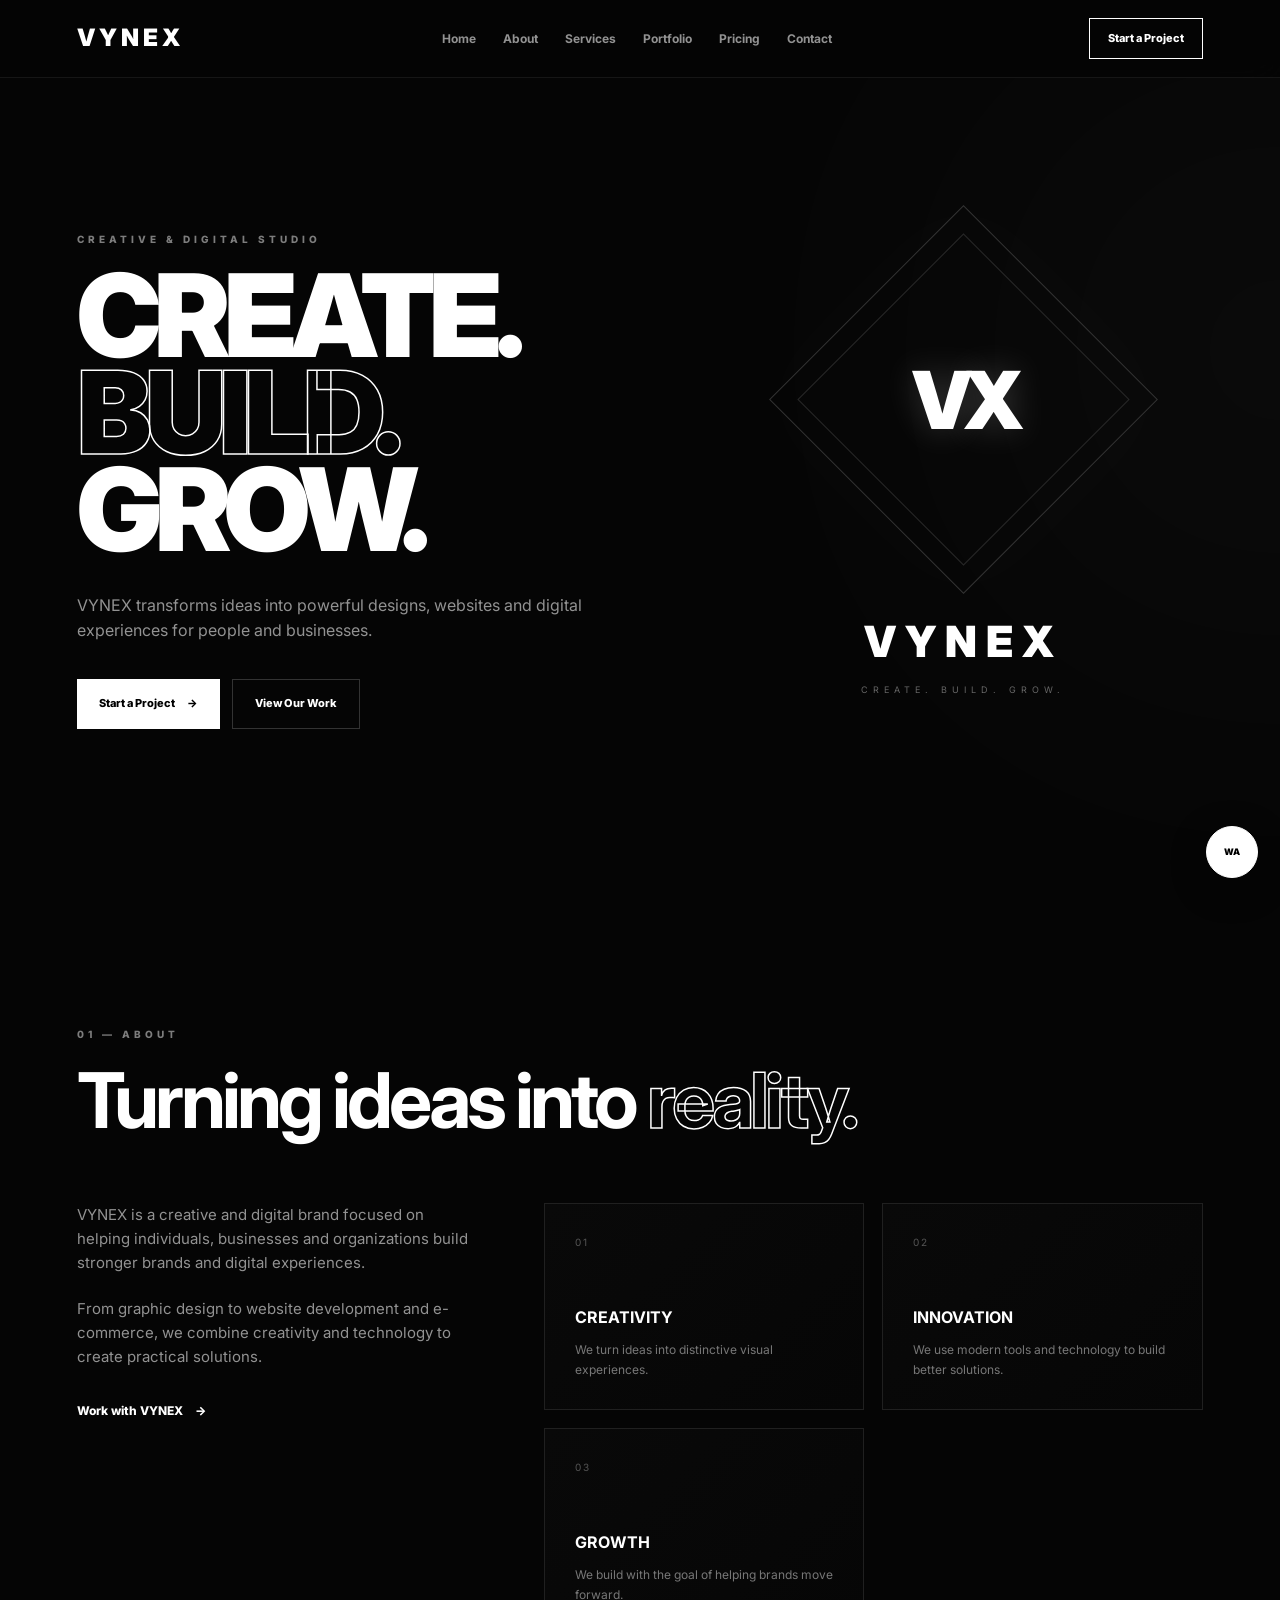
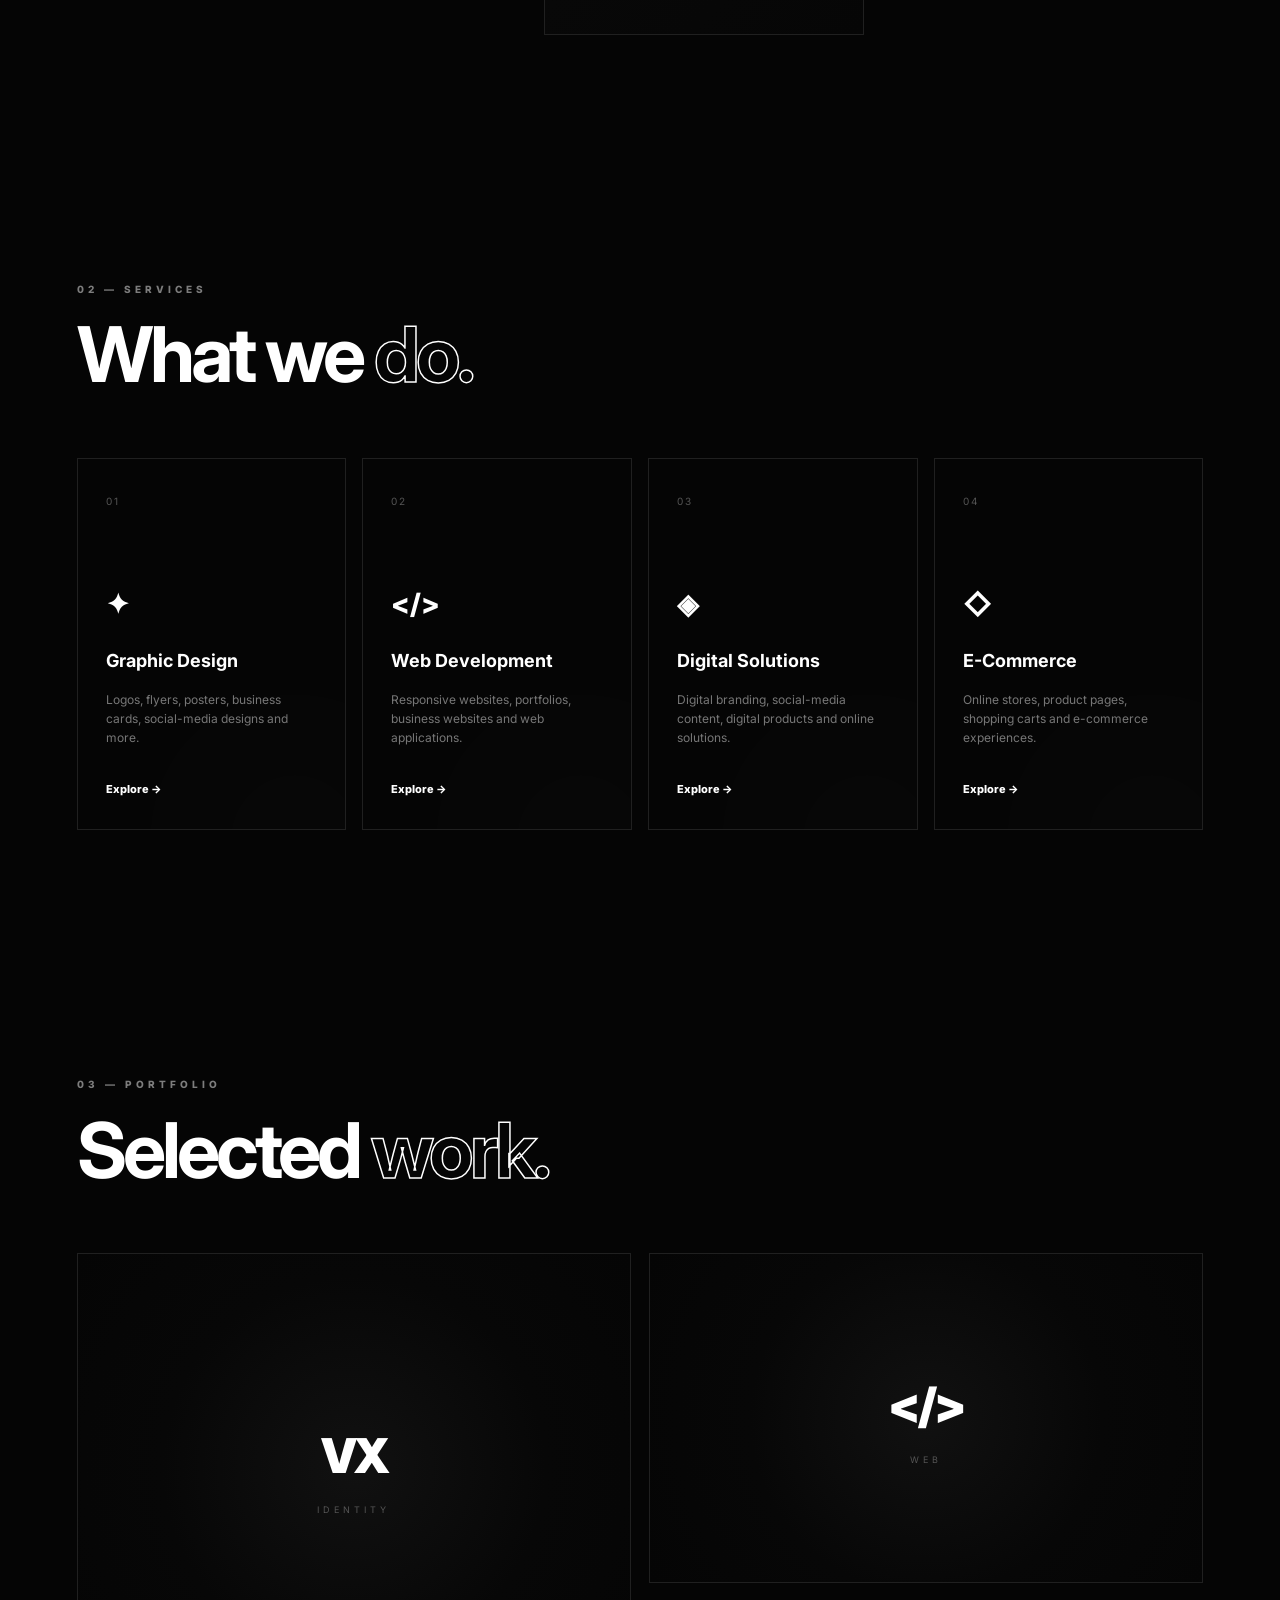
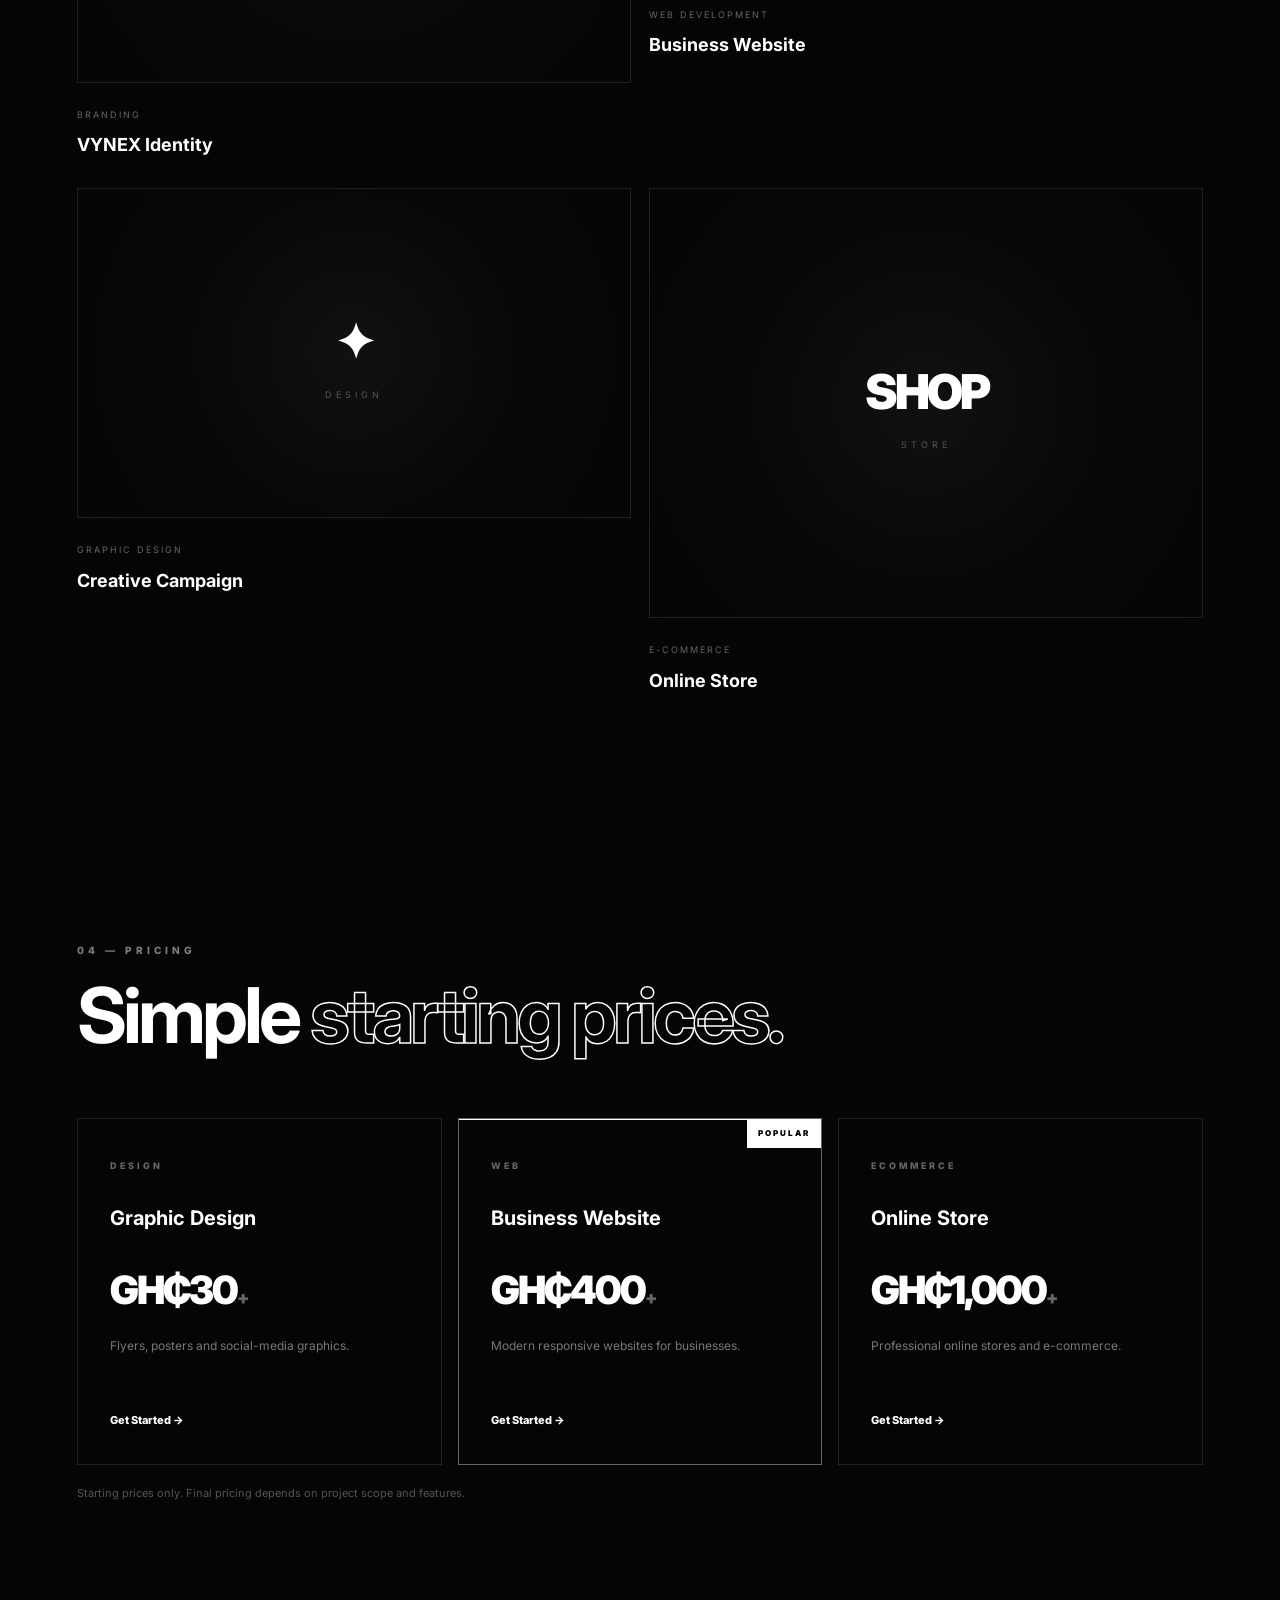
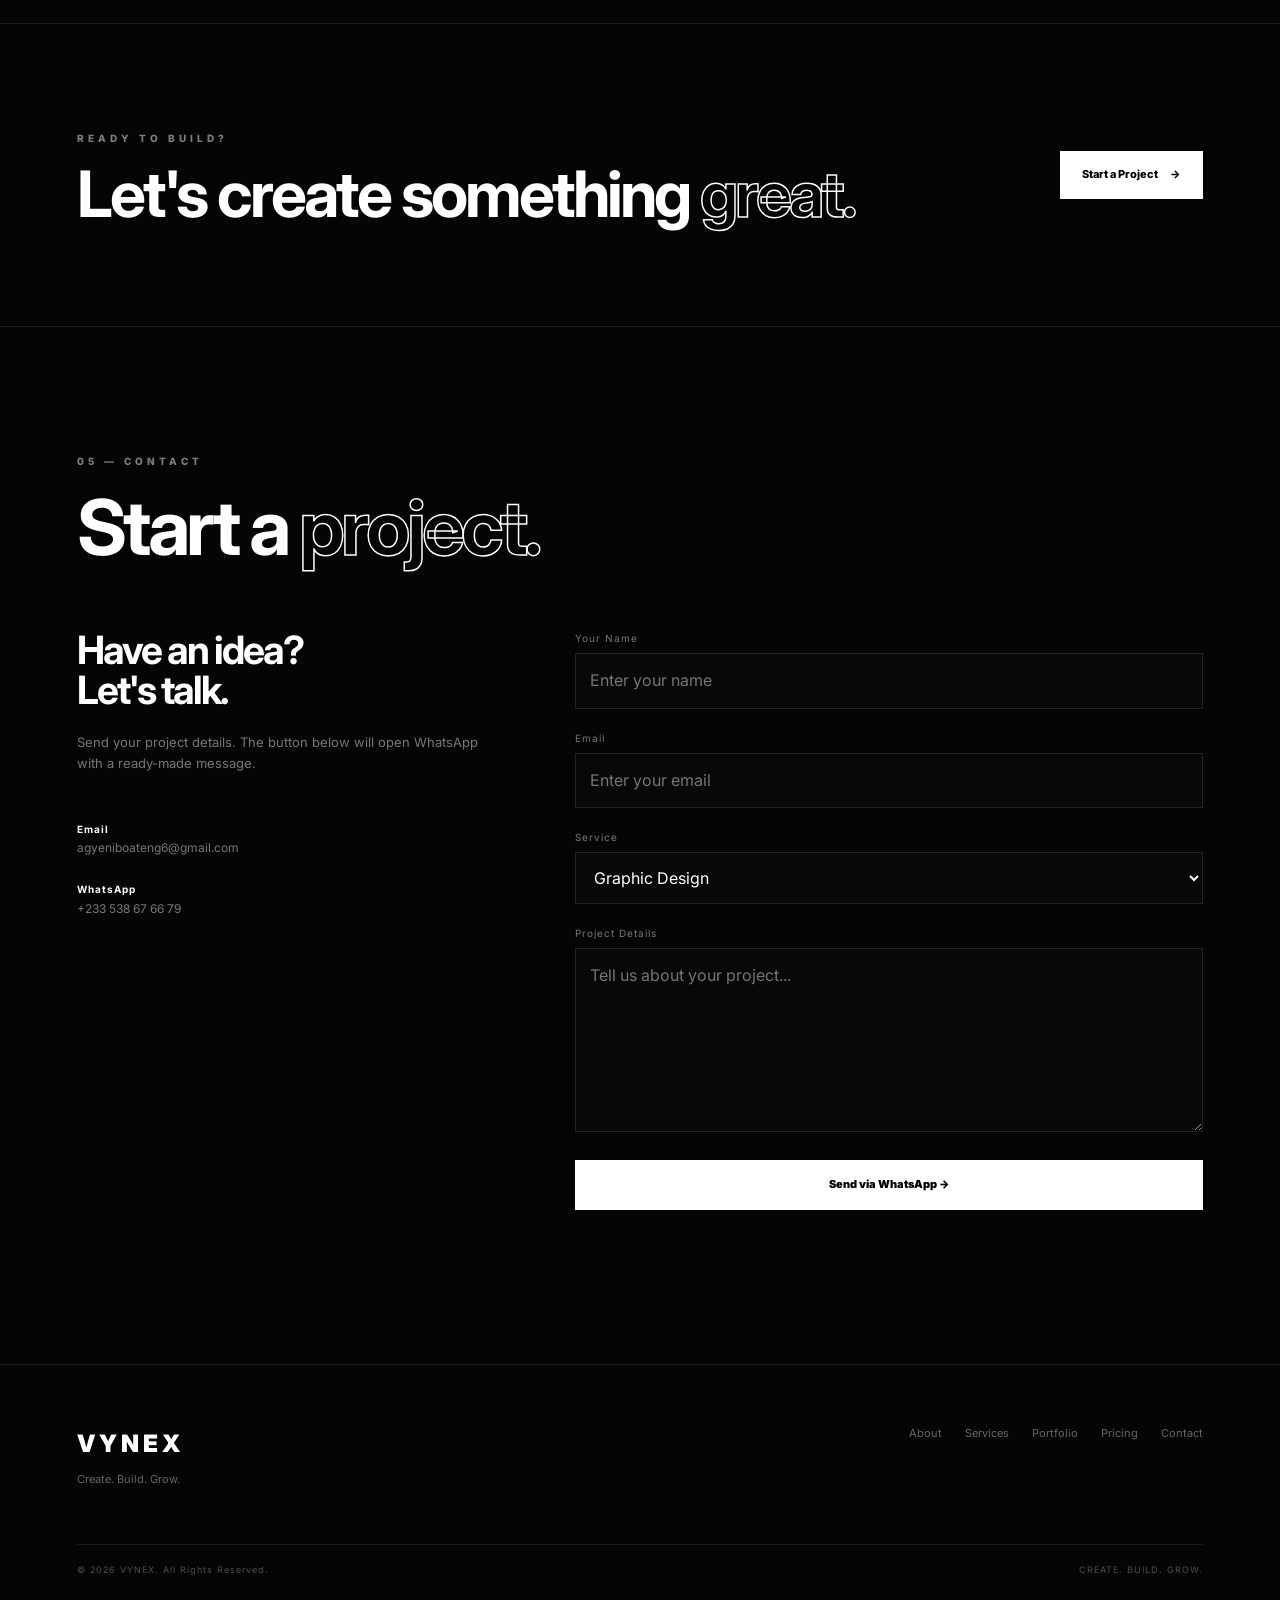
<file: index.html>
<!DOCTYPE html>
<html lang="en">
<head>
  <meta charset="UTF-8">
  <meta name="viewport" content="width=device-width, initial-scale=1.0">
  <meta name="theme-color" content="#050505">
  <meta name="description" content="VYNEX is a creative and digital studio building modern designs, websites and digital experiences.">
  <meta property="og:title" content="VYNEX | Create. Build. Grow.">
  <meta property="og:description" content="Creative design, web development and digital solutions by VYNEX.">
  <meta property="og:type" content="website">
  <title>VYNEX | Create. Build. Grow.</title>

  <link rel="icon" href="data:image/svg+xml,%3Csvg xmlns='http://www.w3.org/2000/svg' viewBox='0 0 100 100'%3E%3Crect width='100' height='100' fill='%23050505'/%3E%3Cpath d='M20 25 50 75 80 25' fill='none' stroke='white' stroke-width='9'/%3E%3Cpath d='M32 25 50 55 68 25' fill='none' stroke='white' stroke-width='5'/%3E%3C/svg%3E">
  <link rel="preconnect" href="https://fonts.googleapis.com">
  <link rel="preconnect" href="https://fonts.gstatic.com" crossorigin>
  <link href="https://fonts.googleapis.com/css2?family=Inter:wght@400;500;600;700;800;900&display=swap" rel="stylesheet">
  <link rel="stylesheet" href="style.css">
</head>
<body>

  <div class="scroll-progress" id="scrollProgress"></div>

  <header class="navbar" id="navbar">
    <a href="#home" class="logo" aria-label="VYNEX home"><span>V</span>YNEX</a>

    <nav id="navMenu" aria-label="Main navigation">
      <a href="#home">Home</a>
      <a href="#about">About</a>
      <a href="#services">Services</a>
      <a href="#portfolio">Portfolio</a>
      <a href="#pricing">Pricing</a>
      <a href="#contact">Contact</a>
    </nav>

    <a href="#contact" class="nav-button">Start a Project</a>

    <button class="menu-btn" id="menuBtn" type="button" aria-label="Open menu" aria-expanded="false">
      <span></span><span></span><span></span>
    </button>
  </header>

  <main>
    <section class="hero" id="home">
      <div class="hero-content reveal">
        <div class="hero-label">CREATIVE &amp; DIGITAL STUDIO</div>
        <h1>CREATE.<br><span>BUILD.</span><br>GROW.</h1>
        <p>VYNEX transforms ideas into powerful designs, websites and digital experiences for people and businesses.</p>
        <div class="hero-buttons">
          <a href="#contact" class="btn primary">Start a Project <span>→</span></a>
          <a href="#portfolio" class="btn secondary">View Our Work</a>
        </div>
      </div>

      <div class="hero-logo reveal reveal-delay">
        <div class="vx-symbol" aria-hidden="true"><span>VX</span></div>
        <div class="hero-brand">VYNEX</div>
        <div class="hero-slogan">CREATE. BUILD. GROW.</div>
      </div>
    </section>

    <section class="section about" id="about">
      <div class="section-heading reveal">
        <span>01 — ABOUT</span>
        <h2>Turning ideas into <strong>reality.</strong></h2>
      </div>

      <div class="about-grid">
        <div class="about-text reveal">
          <p>VYNEX is a creative and digital brand focused on helping individuals, businesses and organizations build stronger brands and digital experiences.</p>
          <p>From graphic design to website development and e-commerce, we combine creativity and technology to create practical solutions.</p>
          <a href="#contact" class="text-link">Work with VYNEX <span>→</span></a>
        </div>

        <div class="about-card reveal"><div class="about-number">01</div><h3>CREATIVITY</h3><p>We turn ideas into distinctive visual experiences.</p></div>
        <div class="about-card reveal"><div class="about-number">02</div><h3>INNOVATION</h3><p>We use modern tools and technology to build better solutions.</p></div>
        <div class="about-card reveal"><div class="about-number">03</div><h3>GROWTH</h3><p>We build with the goal of helping brands move forward.</p></div>
      </div>
    </section>

    <section class="section services" id="services">
      <div class="section-heading reveal">
        <span>02 — SERVICES</span>
        <h2>What we <strong>do.</strong></h2>
      </div>

      <div class="service-grid">
        <article class="service-card reveal"><span class="service-number">01</span><div class="service-icon">✦</div><h3>Graphic Design</h3><p>Logos, flyers, posters, business cards, social-media designs and more.</p><a href="#contact">Explore <span>→</span></a></article>
        <article class="service-card reveal"><span class="service-number">02</span><div class="service-icon">&lt;/&gt;</div><h3>Web Development</h3><p>Responsive websites, portfolios, business websites and web applications.</p><a href="#contact">Explore <span>→</span></a></article>
        <article class="service-card reveal"><span class="service-number">03</span><div class="service-icon">◈</div><h3>Digital Solutions</h3><p>Digital branding, social-media content, digital products and online solutions.</p><a href="#contact">Explore <span>→</span></a></article>
        <article class="service-card reveal"><span class="service-number">04</span><div class="service-icon">◇</div><h3>E-Commerce</h3><p>Online stores, product pages, shopping carts and e-commerce experiences.</p><a href="#contact">Explore <span>→</span></a></article>
      </div>
    </section>

    <section class="section portfolio" id="portfolio">
      <div class="section-heading reveal">
        <span>03 — PORTFOLIO</span>
        <h2>Selected <strong>work.</strong></h2>
      </div>

      <div class="portfolio-grid">
        <article class="project project-large reveal"><div class="project-placeholder"><span>VX</span><small>IDENTITY</small></div><div class="project-info"><span>BRANDING</span><h3>VYNEX Identity</h3></div></article>
        <article class="project reveal"><div class="project-placeholder"><span>&lt;/&gt;</span><small>WEB</small></div><div class="project-info"><span>WEB DEVELOPMENT</span><h3>Business Website</h3></div></article>
        <article class="project reveal"><div class="project-placeholder"><span>✦</span><small>DESIGN</small></div><div class="project-info"><span>GRAPHIC DESIGN</span><h3>Creative Campaign</h3></div></article>
        <article class="project project-large reveal"><div class="project-placeholder"><span>SHOP</span><small>STORE</small></div><div class="project-info"><span>E-COMMERCE</span><h3>Online Store</h3></div></article>
      </div>
    </section>

    <section class="section pricing" id="pricing">
      <div class="section-heading reveal">
        <span>04 — PRICING</span>
        <h2>Simple <strong>starting prices.</strong></h2>
      </div>

      <div class="pricing-grid">
        <article class="price-card reveal"><span>DESIGN</span><h3>Graphic Design</h3><div class="price">GH₵30<span>+</span></div><p>Flyers, posters and social-media graphics.</p><a href="#contact">Get Started →</a></article>
        <article class="price-card featured reveal"><div class="popular">POPULAR</div><span>WEB</span><h3>Business Website</h3><div class="price">GH₵400<span>+</span></div><p>Modern responsive websites for businesses.</p><a href="#contact">Get Started →</a></article>
        <article class="price-card reveal"><span>ECOMMERCE</span><h3>Online Store</h3><div class="price">GH₵1,000<span>+</span></div><p>Professional online stores and e-commerce.</p><a href="#contact">Get Started →</a></article>
      </div>
      <p class="pricing-note reveal">Starting prices only. Final pricing depends on project scope and features.</p>
    </section>

    <section class="cta">
      <div class="reveal"><span>READY TO BUILD?</span><h2>Let's create something <strong>great.</strong></h2></div>
      <a href="#contact" class="btn primary reveal">Start a Project <span>→</span></a>
    </section>

    <section class="section contact" id="contact">
      <div class="section-heading reveal"><span>05 — CONTACT</span><h2>Start a <strong>project.</strong></h2></div>

      <div class="contact-grid">
        <div class="contact-info reveal">
          <h3>Have an idea?<br>Let's talk.</h3>
          <p>Send your project details. The button below will open WhatsApp with a ready-made message.</p>
          <div class="contact-details">
            <a href="mailto:agyeniboateng6@gmail.com"><strong>Email</strong><br>agyeniboateng6@gmail.com</a>
            <a href="https://wa.me/233538676679" target="_blank" rel="noopener"><strong>WhatsApp</strong><br>+233 538 67 66 79</a>
          </div>
        </div>

        <form id="contactForm" class="reveal">
          <div class="input-group"><label for="name">Your Name</label><input type="text" id="name" placeholder="Enter your name" autocomplete="name" required></div>
          <div class="input-group"><label for="email">Email</label><input type="email" id="email" placeholder="Enter your email" autocomplete="email" required></div>
          <div class="input-group"><label for="service">Service</label><select id="service"><option>Graphic Design</option><option>Website Development</option><option>Logo Design</option><option>E-Commerce</option><option>Digital Product</option><option>Other</option></select></div>
          <div class="input-group"><label for="message">Project Details</label><textarea id="message" rows="6" placeholder="Tell us about your project..." required></textarea></div>
          <button type="submit" class="submit-btn">Send via WhatsApp <span>→</span></button>
          <p class="form-note" id="formStatus" role="status"></p>
        </form>
      </div>
    </section>
  </main>

  <footer>
    <div class="footer-top">
      <div><a href="#home" class="logo"><span>V</span>YNEX</a><p>Create. Build. Grow.</p></div>
      <div class="footer-links"><a href="#about">About</a><a href="#services">Services</a><a href="#portfolio">Portfolio</a><a href="#pricing">Pricing</a><a href="#contact">Contact</a></div>
    </div>
    <div class="footer-bottom"><p>© <span id="year">2026</span> VYNEX. All Rights Reserved.</p><p>CREATE. BUILD. GROW.</p></div>
  </footer>

  <a class="whatsapp-float" href="https://wa.me/233538676679" target="_blank" rel="noopener" aria-label="Chat with VYNEX on WhatsApp">WA</a>

  <script src="main.js"></script>
</body>
</html>
</file>
<file: style.css>
:root {
  --bg: #050505;
  --surface: #0a0a0a;
  --line: #202020;
  --line-light: #303030;
  --text: #fff;
  --muted: #929292;
  --muted-2: #626262;
  --max: 1320px;
}

* { box-sizing: border-box; margin: 0; padding: 0; }
html { scroll-behavior: smooth; scroll-padding-top: 90px; }
body { font-family: Inter, Arial, sans-serif; background: var(--bg); color: var(--text); line-height: 1.6; overflow-x: hidden; }
body::selection { background: #fff; color: #000; }
a { color: inherit; text-decoration: none; }
button, input, textarea, select { font: inherit; }
button { cursor: pointer; }

.scroll-progress { position: fixed; inset: 0 auto auto 0; width: 0; height: 2px; background: #fff; z-index: 2000; }

.navbar { position: fixed; inset: 0 0 auto; z-index: 1000; height: 78px; padding: 0 6%; display: flex; align-items: center; justify-content: space-between; background: rgba(5,5,5,.72); backdrop-filter: blur(18px); border-bottom: 1px solid rgba(255,255,255,.07); transition: .3s ease; }
.navbar.scrolled { background: rgba(5,5,5,.94); box-shadow: 0 10px 40px rgba(0,0,0,.25); }
.logo { font-size: 24px; font-weight: 900; letter-spacing: 4px; white-space: nowrap; }
.logo span { color: #fff; }
.navbar nav { display: flex; align-items: center; gap: 27px; }
.navbar nav a { color: var(--muted); font-size: 12px; font-weight: 700; transition: .25s; }
.navbar nav a:hover { color: #fff; }
.nav-button { border: 1px solid #fff; padding: 11px 18px; font-size: 11px; font-weight: 800; transition: .25s; }
.nav-button:hover { background: #fff; color: #000; }
.menu-btn { display: none; width: 42px; height: 42px; border: 1px solid #333; background: transparent; align-items: center; justify-content: center; flex-direction: column; gap: 5px; }
.menu-btn span { display: block; width: 19px; height: 1px; background: #fff; transition: .25s; }
.menu-btn.is-open span:nth-child(1) { transform: translateY(6px) rotate(45deg); }
.menu-btn.is-open span:nth-child(2) { opacity: 0; }
.menu-btn.is-open span:nth-child(3) { transform: translateY(-6px) rotate(-45deg); }

.hero { min-height: 100vh; max-width: var(--max); margin: auto; padding: 150px 6% 90px; display: grid; grid-template-columns: 1.1fr .9fr; align-items: center; gap: 60px; position: relative; }
.hero::before { content: ''; position: absolute; width: 500px; height: 500px; right: -250px; top: 100px; border-radius: 50%; background: #fff; filter: blur(190px); opacity: .045; pointer-events: none; }
.hero-label, .section-heading > span, .cta > div > span { color: #7d7d7d; font-size: 10px; font-weight: 800; letter-spacing: 4px; }
.hero h1 { margin-top: 20px; font-size: clamp(60px, 9vw, 125px); line-height: .84; font-weight: 900; letter-spacing: -7px; }
.hero h1 span, .section-heading strong, .cta h2 strong { color: transparent; -webkit-text-stroke: 1.5px #fff; }
.hero p { max-width: 570px; margin: 35px 0; color: var(--muted); font-size: 16px; }
.hero-buttons { display: flex; flex-wrap: wrap; gap: 12px; }
.btn { display: inline-flex; align-items: center; gap: 12px; padding: 15px 22px; font-size: 11px; font-weight: 800; transition: .25s; }
.btn.primary { background: #fff; color: #000; }
.btn.primary:hover { transform: translateY(-3px); }
.btn.secondary { border: 1px solid #333; }
.btn.secondary:hover { border-color: #fff; }
.hero-logo { display: flex; flex-direction: column; align-items: center; justify-content: center; }
.vx-symbol { width: 275px; height: 275px; border: 1px solid #333; display: grid; place-items: center; transform: rotate(45deg); position: relative; box-shadow: 0 0 80px rgba(255,255,255,.025); }
.vx-symbol::after { content: ''; position: absolute; inset: 19px; border: 1px solid #282828; }
.vx-symbol span { font-size: 80px; font-weight: 900; letter-spacing: -8px; transform: rotate(-45deg); text-shadow: 0 0 35px rgba(255,255,255,.2); }
.hero-brand { margin-top: 70px; font-size: 43px; font-weight: 900; letter-spacing: 9px; }
.hero-slogan { margin-top: 7px; color: #666; font-size: 9px; letter-spacing: 5px; }

.section { max-width: var(--max); margin: auto; padding: 120px 6%; }
.section-heading { margin-bottom: 65px; }
.section-heading h2 { margin-top: 17px; max-width: 900px; font-size: clamp(43px, 6vw, 78px); line-height: .98; letter-spacing: -4px; }
.about-grid { display: grid; grid-template-columns: 1.4fr 1fr 1fr; gap: 18px; }
.about-text { grid-row: span 2; padding-right: 55px; }
.about-text p { color: var(--muted); margin-bottom: 22px; font-size: 15px; }
.text-link { display: inline-flex; gap: 12px; margin-top: 10px; font-size: 12px; font-weight: 800; }
.about-card { min-height: 205px; padding: 30px; border: 1px solid var(--line); background: linear-gradient(135deg, #090909, #060606); transition: .3s; }
.about-card:hover { border-color: #444; transform: translateY(-4px); }
.about-number, .service-number { color: #555; font-size: 10px; letter-spacing: 2px; }
.about-card h3 { margin: 55px 0 10px; font-size: 16px; }
.about-card p { color: #777; font-size: 12px; }

.service-grid { display: grid; grid-template-columns: repeat(4, 1fr); gap: 16px; }
.service-card { min-height: 360px; padding: 28px; border: 1px solid var(--line); position: relative; transition: .3s; overflow: hidden; }
.service-card::before { content: ''; position: absolute; inset: auto -40px -100px auto; width: 180px; height: 180px; border-radius: 50%; background: #fff; filter: blur(100px); opacity: .025; }
.service-card:hover { border-color: #444; transform: translateY(-6px); }
.service-icon { margin: 70px 0 20px; font-size: 28px; font-weight: 800; }
.service-card h3 { font-size: 18px; }
.service-card p { margin: 14px 0 28px; color: #777; font-size: 12px; }
.service-card a { font-size: 11px; font-weight: 800; }

.portfolio-grid { display: grid; grid-template-columns: 1fr 1fr; gap: 28px 18px; }
.project-placeholder { height: 330px; border: 1px solid #202020; display: flex; flex-direction: column; align-items: center; justify-content: center; background: radial-gradient(circle at center, #111 0, #070707 55%, #050505 100%); transition: .35s; }
.project-large .project-placeholder { height: 430px; }
.project-placeholder span { font-size: 48px; font-weight: 900; letter-spacing: -3px; }
.project-placeholder small { margin-top: 8px; color: #555; font-size: 9px; letter-spacing: 4px; }
.project:hover .project-placeholder { border-color: #444; transform: scale(.99); }
.project-info { padding-top: 17px; }
.project-info > span { color: #666; font-size: 9px; letter-spacing: 2px; }
.project-info h3 { margin-top: 6px; font-size: 18px; }

.pricing-grid { display: grid; grid-template-columns: repeat(3, 1fr); gap: 16px; }
.price-card { min-height: 330px; padding: 32px; border: 1px solid var(--line); position: relative; transition: .3s; }
.price-card:hover { transform: translateY(-5px); border-color: #444; }
.price-card > span { color: #666; font-size: 9px; letter-spacing: 3px; font-weight: 800; }
.price-card h3 { margin-top: 25px; font-size: 20px; }
.price { margin: 25px 0 15px; font-size: 39px; font-weight: 900; letter-spacing: -2px; }
.price span { color: #666; font-size: 18px; }
.price-card p { min-height: 45px; color: #777; font-size: 12px; margin-bottom: 25px; }
.price-card a { font-size: 11px; font-weight: 800; }
.price-card.featured { border-color: #666; box-shadow: inset 0 1px #fff; }
.popular { position: absolute; top: 0; right: 0; padding: 8px 11px; background: #fff; color: #000; font-size: 8px; font-weight: 900; letter-spacing: 2px; }
.pricing-note { margin-top: 20px; color: #555; font-size: 11px; }

.cta { max-width: var(--max); margin: auto; padding: 100px 6%; display: flex; align-items: center; justify-content: space-between; gap: 30px; border-top: 1px solid #1c1c1c; border-bottom: 1px solid #1c1c1c; }
.cta h2 { max-width: 800px; margin-top: 13px; font-size: clamp(36px, 5vw, 65px); line-height: 1; letter-spacing: -3px; }

.contact-grid { display: grid; grid-template-columns: .8fr 1.2fr; gap: 80px; }
.contact-info h3 { font-size: 39px; line-height: 1.03; letter-spacing: -2px; }
.contact-info > p { margin: 22px 0; color: #777; font-size: 13px; }
.contact-details { margin-top: 45px; display: grid; gap: 22px; }
.contact-details a { color: #777; font-size: 12px; transition: .2s; }
.contact-details a:hover { color: #fff; }
.contact-details strong { color: #fff; font-size: 10px; letter-spacing: 1px; }
.input-group { margin-bottom: 21px; }
.input-group label { display: block; margin-bottom: 7px; color: #777; font-size: 10px; letter-spacing: 1px; }
.input-group input, .input-group textarea, .input-group select { width: 100%; padding: 14px; border: 1px solid #222; outline: 0; background: #080808; color: #fff; transition: .25s; }
.input-group input:focus, .input-group textarea:focus, .input-group select:focus { border-color: #777; box-shadow: 0 0 0 2px rgba(255,255,255,.03); }
.input-group textarea { resize: vertical; min-height: 145px; }
.input-group select option { background: #080808; color: #fff; }
.submit-btn { width: 100%; padding: 16px; border: 0; background: #fff; color: #000; font-weight: 900; font-size: 11px; transition: .25s; }
.submit-btn:hover { transform: translateY(-3px); }
.form-note { min-height: 22px; margin-top: 12px; font-size: 11px; }
.form-note.success { color: #aaa; }
.form-note.error { color: #fff; }

footer { max-width: var(--max); margin: auto; padding: 60px 6% 30px; border-top: 1px solid #1c1c1c; }
.footer-top { display: flex; justify-content: space-between; gap: 30px; }
.footer-top p { margin-top: 8px; color: #666; font-size: 11px; }
.footer-links { display: flex; flex-wrap: wrap; gap: 23px; align-content: flex-start; }
.footer-links a { color: #666; font-size: 11px; transition: .2s; }
.footer-links a:hover { color: #fff; }
.footer-bottom { margin-top: 55px; padding-top: 18px; border-top: 1px solid #1c1c1c; display: flex; justify-content: space-between; gap: 20px; color: #4e4e4e; font-size: 9px; letter-spacing: 1px; }
.whatsapp-float { position: fixed; right: 22px; bottom: 22px; z-index: 900; width: 52px; height: 52px; display: grid; place-items: center; border: 1px solid #fff; border-radius: 50%; background: #fff; color: #000; font-size: 9px; font-weight: 900; box-shadow: 0 10px 35px rgba(0,0,0,.35); transition: .25s; }
.whatsapp-float:hover { transform: translateY(-4px) scale(1.03); }

.reveal { opacity: 0; transform: translateY(25px); transition: opacity .7s ease, transform .7s ease; }
.reveal.visible { opacity: 1; transform: translateY(0); }
.reveal-delay { transition-delay: .12s; }

@media (max-width: 1050px) {
  .navbar nav { display: none; }
  .nav-button { display: none; }
  .menu-btn { display: flex; }
  .navbar nav.mobile-active { position: absolute; top: 78px; left: 0; right: 0; display: flex; flex-direction: column; align-items: stretch; gap: 0; padding: 8px 6%; background: rgba(5,5,5,.98); border-bottom: 1px solid #222; }
  .navbar nav.mobile-active a { padding: 14px 0; border-bottom: 1px solid #171717; }
  .hero { grid-template-columns: 1fr; text-align: center; }
  .hero p { margin-left: auto; margin-right: auto; }
  .hero-buttons { justify-content: center; }
  .service-grid { grid-template-columns: 1fr 1fr; }
  .about-grid { grid-template-columns: 1fr 1fr; }
  .about-text { grid-column: span 2; padding-right: 0; }
  .pricing-grid { grid-template-columns: 1fr; }
  .price-card { min-height: 0; }
  .contact-grid { gap: 45px; }
}

@media (max-width: 650px) {
  html { scroll-padding-top: 76px; }
  .navbar { height: 70px; padding: 0 5%; }
  .navbar nav.mobile-active { top: 70px; padding: 8px 5%; }
  .hero { padding: 125px 5% 80px; }
  .hero h1 { font-size: clamp(56px, 17vw, 82px); letter-spacing: -5px; }
  .hero p { font-size: 14px; }
  .hero-logo { margin-top: 45px; }
  .vx-symbol { width: 190px; height: 190px; }
  .vx-symbol span { font-size: 55px; }
  .hero-brand { margin-top: 55px; font-size: 29px; letter-spacing: 6px; }
  .section { padding: 85px 5%; }
  .section-heading { margin-bottom: 45px; }
  .section-heading h2 { font-size: 44px; letter-spacing: -2.5px; }
  .about-grid, .service-grid, .portfolio-grid { grid-template-columns: 1fr; }
  .about-text { grid-column: auto; }
  .about-card { min-height: 185px; }
  .about-card h3 { margin-top: 35px; }
  .service-card { min-height: 320px; }
  .portfolio-grid { gap: 28px; }
  .project-placeholder, .project-large .project-placeholder { height: 270px; }
  .cta { padding: 80px 5%; flex-direction: column; align-items: flex-start; }
  .contact-grid { grid-template-columns: 1fr; }
  .contact-info h3 { font-size: 35px; }
  footer { padding-left: 5%; padding-right: 5%; }
  .footer-top { flex-direction: column; }
  .footer-bottom { flex-direction: column; }
  .whatsapp-float { right: 16px; bottom: 16px; }
}

@media (prefers-reduced-motion: reduce) {
  html { scroll-behavior: auto; }
  *, *::before, *::after { animation-duration: .01ms !important; transition-duration: .01ms !important; }
  .reveal { opacity: 1; transform: none; }
}
</file>
